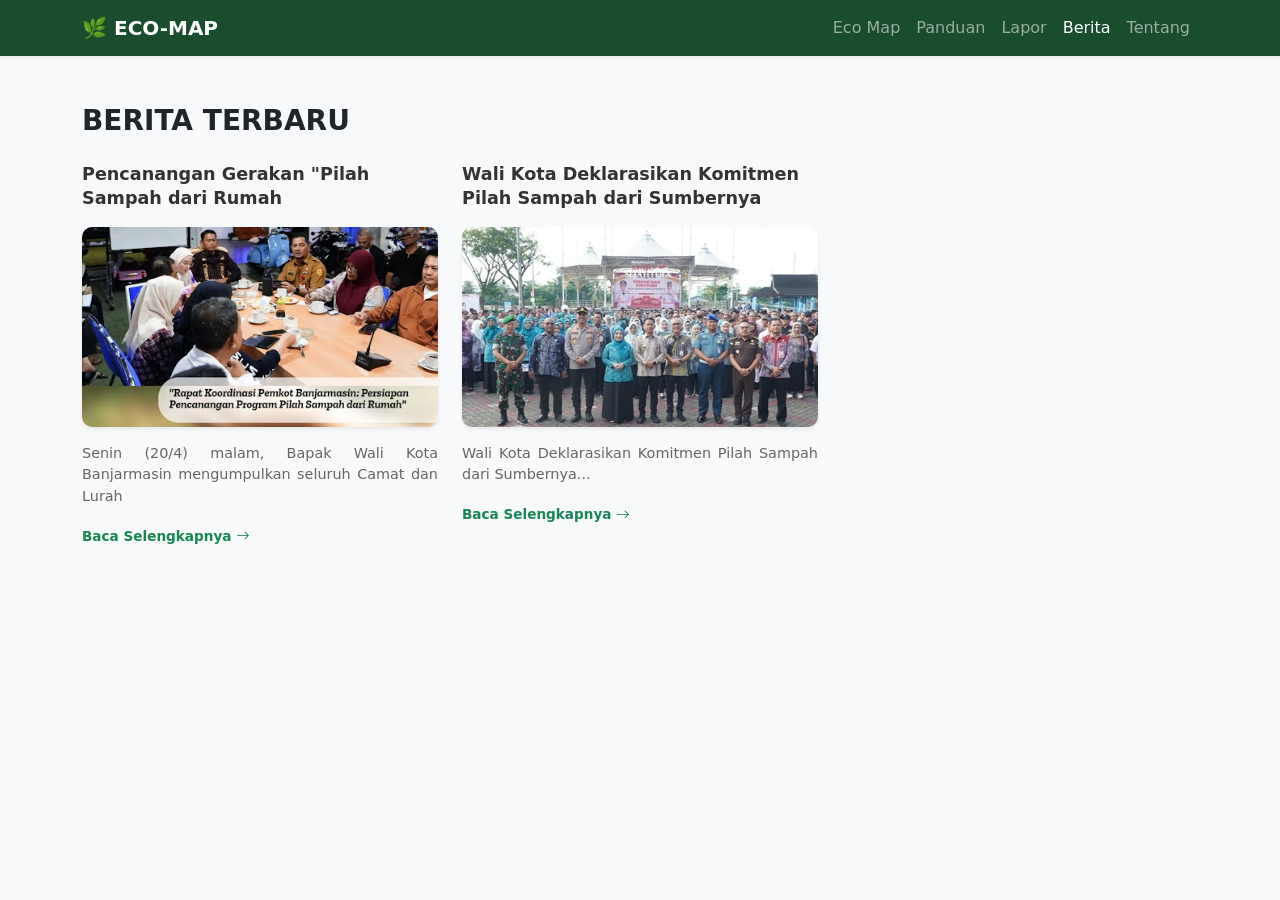
<file: pages/berita.html>
<!DOCTYPE html>
<html lang="id">
<head>
    <meta charset="UTF-8">
    <meta name="viewport" content="width=device-width, initial-scale=1.0">
    <title>Berita | Eco-Map</title>
    <link href="https://cdn.jsdelivr.net/npm/bootstrap@5.3.0/dist/css/bootstrap.min.css" rel="stylesheet">
    <link rel="stylesheet" href="https://cdn.jsdelivr.net/npm/bootstrap-icons@1.11.0/font/bootstrap-icons.css">
    <style>
        .navbar { background-color: #1a4d2e !important; }
        .card-news { border: none; transition: 0.3s; }
        .card-news:hover { transform: translateY(-5px); }
        .news-img { height: 200px; object-fit: cover; border-radius: 10px; }
        .news-title { font-size: 1.1rem; font-weight: bold; color: #333; line-height: 1.4; }
        .news-excerpt { font-size: 0.9rem; color: #666; text-align: justify; }
        .read-more { font-size: 0.85rem; text-decoration: none; font-weight: bold; color: #198754; }
        .read-more:hover { text-decoration: underline; }
    </style>
</head>
<body class="bg-light">

    <!-- Navbar (Tetap menjaga Menu Lapor) -->
    <nav class="navbar navbar-expand-lg navbar-dark shadow-sm">
        <div class="container">
            <a class="navbar-brand fw-bold" href="../index.html">🌿 ECO-MAP</a>
            <div class="collapse navbar-collapse" id="navbarNav">
                <ul class="navbar-nav ms-auto">
                    <li class="nav-item"><a class="nav-link" href="../index.html">Eco Map</a></li>
                    <li class="nav-item"><a class="nav-link" href="panduan.html">Panduan</a></li>
                    <li class="nav-item"><a class="nav-link" href="https://www.lapor.go.id/" target="_blank">Lapor</a></li>
                    <li class="nav-item"><a class="nav-link active" href="berita.html">Berita</a></li>
                    <li class="nav-item"><a class="nav-link" href="tentang.html">Tentang</a></li>
                </ul>
            </div>
        </div>
    </nav>

    <div class="container my-5">
        <h3 class="fw-bold text-success-dark mb-4">BERITA TERBARU</h3>
        
        <div class="row g-4">
            <!-- BERITA 1 -->
            <div class="col-md-4">
                <div class="card card-news bg-transparent h-100">
                    <h5 class="news-title mb-3">Pencanangan Gerakan "Pilah Sampah dari Rumah</h5>
                    <img src="../img/berita1.jpg" class="news-img shadow-sm mb-3" alt="Mangrove">
                    <div class="card-body p-0">
                        <p class="news-excerpt">Senin (20/4) malam, Bapak Wali Kota Banjarmasin mengumpulkan seluruh Camat dan Lurah</p>
                        <a href="#" class="read-more" data-bs-toggle="modal" data-bs-target="#modalBerita1">Baca Selengkapnya <i class="bi bi-arrow-right"></i></a>
                    </div>
                </div>
            </div>

            <!-- BERITA 2 -->
            <div class="col-md-4">
                <div class="card card-news bg-transparent h-100">
                    <h5 class="news-title mb-3">Wali Kota Deklarasikan Komitmen Pilah Sampah dari Sumbernya</h5>
                    <img src="../img/berita2.jpg" class="news-img shadow-sm mb-3" alt="Sembako">
                    <div class="card-body p-0">
                        <p class="news-excerpt">Wali Kota Deklarasikan Komitmen Pilah Sampah dari Sumbernya...</p>
                        <a href="#" class="read-more" data-bs-toggle="modal" data-bs-target="#modalBerita2">Baca Selengkapnya <i class="bi bi-arrow-right"></i></a>
                    </div>
                </div>
            </div>
        </div>
    </div>

    <!-- MODAL DETAIL BERITA 1 -->
    <div class="modal fade" id="modalBerita1" tabindex="-1">
        <div class="modal-dialog modal-lg">
            <div class="modal-content">
                <div class="modal-header border-0">
                    <button type="button" class="btn-close" data-bs-dismiss="modal"></button>
                </div>
                <div class="modal-body p-4">
                    <h3 class="fw-bold text-success mb-3">Pencanangan Gerakan "Pilah Sampah dari Rumah".</h3>
                    <img src="../img/berita1.jpg" class="w-100 rounded mb-4" alt="Mangrove Full">
                    <p class="text-muted" style="line-height: 1.8;">Senin (20/4) malam, Bapak Wali Kota Banjarmasin mengumpulkan seluruh Camat dan Lurah se-Kota Banjarmasin, didampingi langsung oleh Kepala Dinas Lingkungan Hidup Kota Banjarmasin. Rapat koordinasi yang berlangsung dari pukul 19.00 hingga 24.00 ini secara khusus membahas persiapan pencanangan gerakan "Pilah Sampah dari Rumah".
​Ke depannya, setiap Kelurahan diwajibkan memiliki minimal satu percontohan di tingkat RW dan RT yang mendeklarasikan komitmen pilah sampah di wilayahnya masing-masing. Sebagai langkah awal, deklarasi gerakan ini di tingkat Pemerintah Kota rencananya akan diselenggarakan pada Kamis, 23 April 2026 mendatang.
​Mari bersama wujudkan Banjarmasin Baiman yang lebih bersih dan terbebas dari masalah sampah! ♻️</p>
                </div>
            </div>
        </div>
    </div>

    <!-- MODAL DETAIL BERITA 2 -->
    <div class="modal fade" id="modalBerita2" tabindex="-1">
        <div class="modal-dialog modal-lg">
            <div class="modal-content border-0">
                <div class="modal-header border-0">
                    <button type="button" class="btn-close" data-bs-dismiss="modal"></button>
                </div>
                <div class="modal-body p-4">
                    <h3 class="fw-bold text-success mb-3">Wali Kota  Deklarasikan Komitmen Pilah Sampah dari Sumbernya</h3>
                    <img src="../img/berita2.jpg" class="w-100 rounded mb-4" alt="Sembako Full">
                    <p class="text-muted" style="line-height: 1.8;">Wali Kota  Deklarasikan Komitmen Pilah Sampah dari Sumbernya 

​BANJARMASIN – Dalam penanganan masalah kebersihan lingkungan. Wali Kota Banjarmasin, H. Muhammad Yamin HR,mendeklarasikan Pernyataan Komitmen Pilah Sampah dari Sumbernya sekaligus pengukuhan Trainer Agen 3R di Halaman Balai Kota Banjarmasin, Kamis(23/4/2026).
Deklarasi ini menjadi sinyal kuat bahwa pembenahan tata kelola sampah kini menjadi prioritas utama demi keberlangsungan kota di masa depan .

​Dalam arahannya, Wali Kota H. Muhammad Yamin HR menekankan bahwa komitmen ini harus tertanam dalam jiwa setiap warga, bukan sekadar simbolis di atas kertas. Beliau menyoroti posisi strategis Banjarmasin sebagai salah satu kota maju di Indonesia yang harus dibarengi dengan kesadaran lingkungan yang tinggi.
​"Penanganan sampah ini penting dari sekarang demi masa depan anak cucu kita. Kemajuan Kota Banjarmasin ada di tangan kita semua. Saya sangat berharap dan memohon kepada seluruh masyarakat, mari kita jaga kota yang kita banggakan ini agar tetap asri dan bersih," ujar H. Muhammad Yamin HR.
​
​Sementara itu, Kepala Dinas Lingkungan Hidup (DLH) Kota Banjarmasin, Ichrom Muftezar memaparkan empat poin utama komitmen yang akan diimplementasikan secara masif kepada seluruh warga, yakni:
​1.Melaksanakan Indonesia Asri.
​2.Berkomitmen melakukan  pilah sampah dari sumbernya.
​3.Pembentukan Bank Sampah di setiap Kelurahan, Sekolah, dan Perkantoran.
​4.Stop Open Dumping (pembuangan sampah terbuka).
​
​Urgensi gerakan pilah sampah ini dipicu oleh kondisi kapasitas Tempat Pembuangan Akhir (TPA). Saat ini, TPA Basirih masih dalam tahap rehabilitasi oleh Kementerian Lingkungan Hidup, sehingga pembuangan dialihkan ke TPA Banjarbakula.
​"Di TPA Banjarbakula, dari tiga landfill yang ada, satu setengah lebih sudah terisi. Jika sampah yang dibuang ke TPS tidak dikurangi melalui pemilahan, maka seluruh landfill akan penuh dalam waktu singkat," jelas Tezar.
​Kadis LH juga  menegaskan bahwa pemilahan sampah dari hulu (rumah tangga) hingga hilir adalah suatu keniscayaan. Melalui pengukuhan Trainer Agen 3R, diharapkan edukasi mengenai Reduce, Reuse, dan Recycle dapat menjangkau seluruh lapisan masyarakat secara efektif.</p>
                </div>
            </div>
        </div>
    </div>

    <script src="https://cdn.jsdelivr.net/npm/bootstrap@5.3.0/dist/js/bootstrap.bundle.min.js"></script>
</body>
</html>
</file>
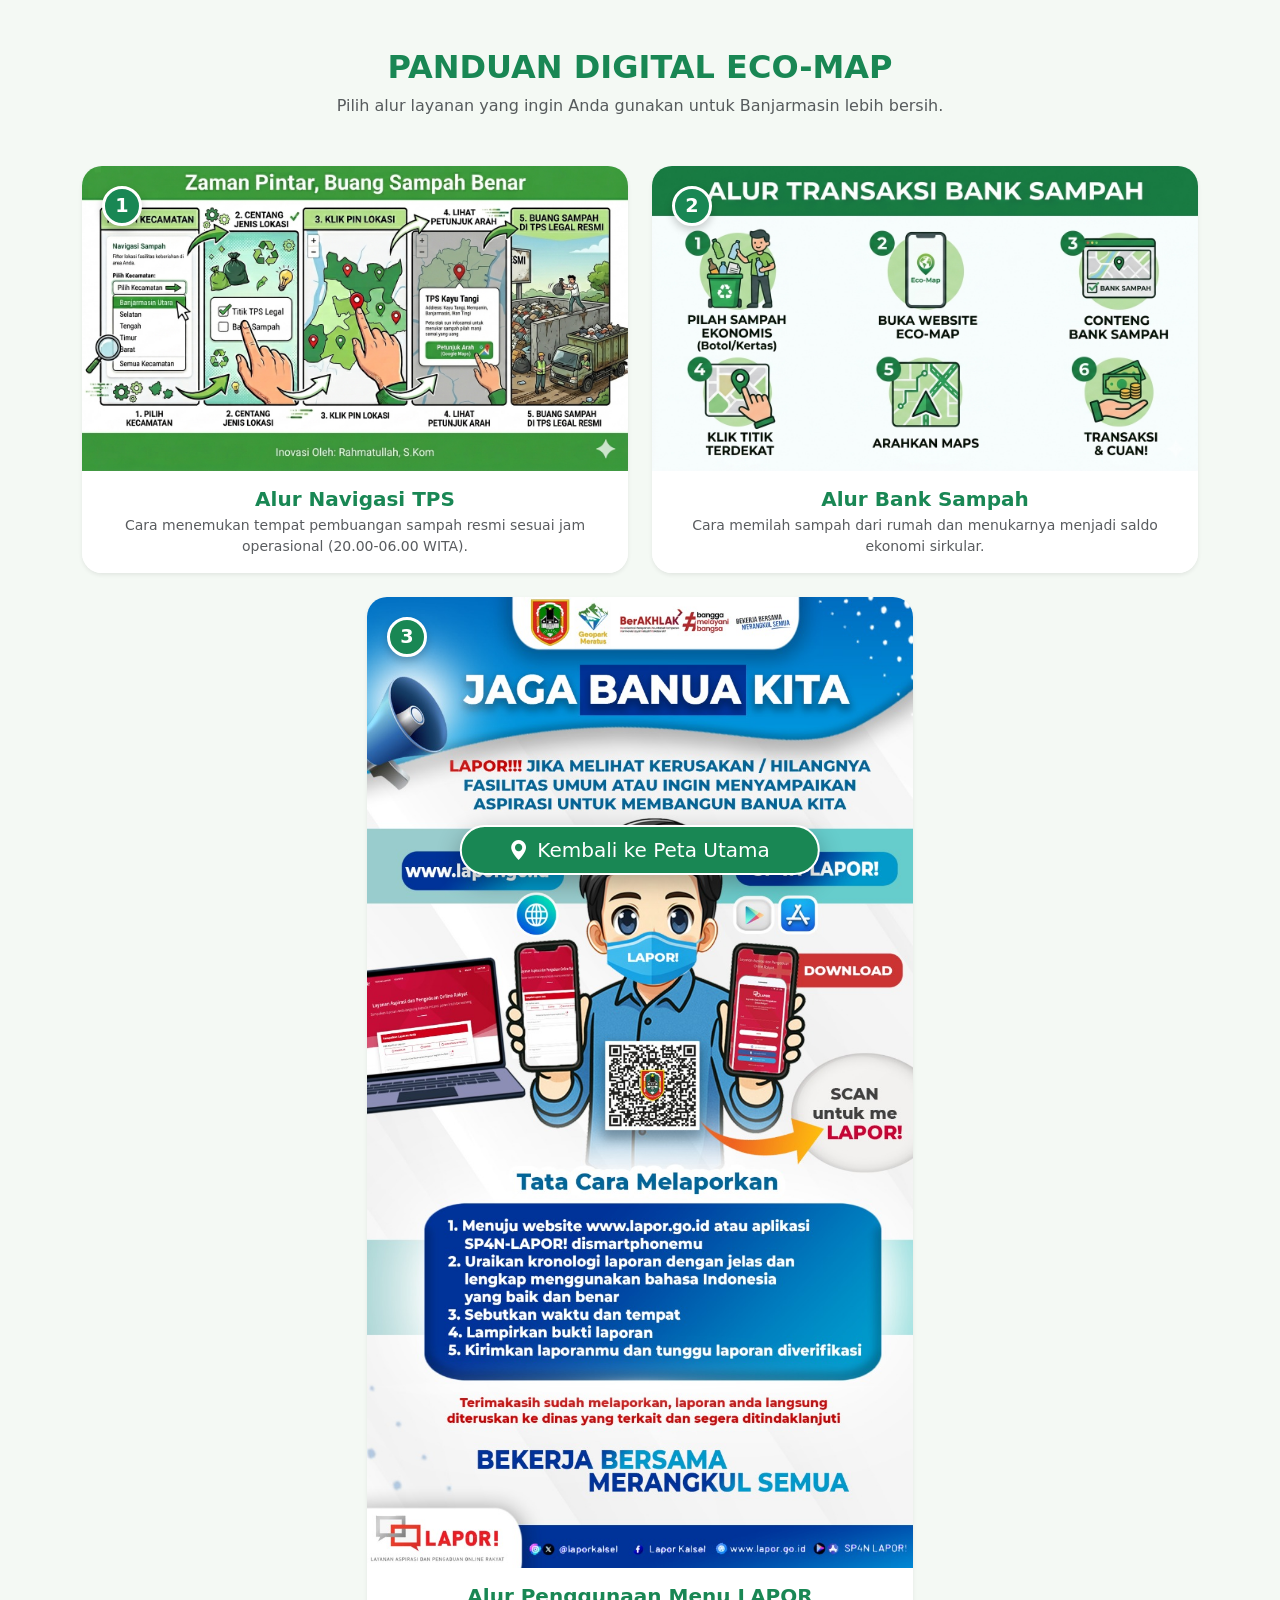
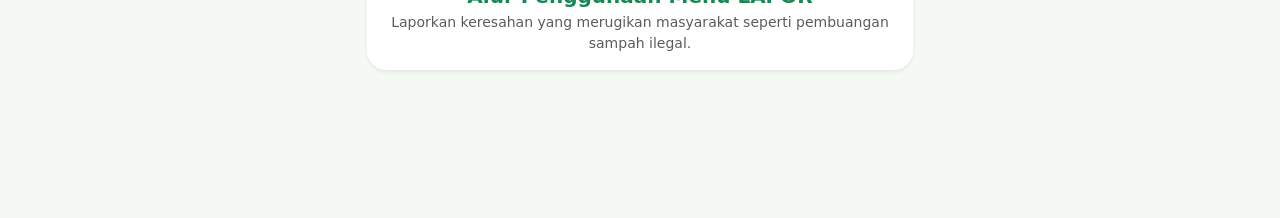
<file: pages/panduan.html>
<!DOCTYPE html>
<html lang="id">
<head>
    <meta charset="UTF-8">
    <meta name="viewport" content="width=device-width, initial-scale=1.0">
    <title>Panduan Penggunaan - Eco-Map</title>
    <!-- Bootstrap CSS -->
    <link href="https://cdn.jsdelivr.net/npm/bootstrap@5.3.0/dist/css/bootstrap.min.css" rel="stylesheet">
    <link rel="stylesheet" href="https://cdn.jsdelivr.net/npm/bootstrap-icons@1.11.1/font/bootstrap-icons.css">
    <style>
        body { 
            background-color: #f4f9f4; 
            /* Memberi ruang di bawah agar konten terakhir tidak tertutup tombol melayang */
            padding-bottom: 100px; 
        }
        
        .card-guideline {
            border: none;
            border-radius: 20px;
            transition: transform 0.3s ease, box-shadow 0.3s ease;
            overflow: hidden;
        }
        
        .card-guideline:hover {
            transform: translateY(-10px);
            box-shadow: 0 15px 30px rgba(0,0,0,0.1);
        }
        
        .guide-img {
            width: 100%;
            height: auto;
            display: block;
        }
        
        .badge-number {
            position: absolute;
            top: 20px;
            left: 20px;
            background-color: #198754;
            color: white;
            width: 40px;
            height: 40px;
            border-radius: 50%;
            display: flex;
            align-items: center;
            justify-content: center;
            font-weight: bold;
            font-size: 1.2rem;
            border: 3px solid white;
            box-shadow: 0 4px 8px rgba(0,0,0,0.2);
        }

        /* CSS KHUSUS UNTUK TOMBOL MELAYANG */
        .btn-floating-custom {
            position: fixed !important;
            bottom: 25px !important;
            left: 50% !important;
            transform: translateX(-50%) !important;
            z-index: 9999 !important;
            box-shadow: 0 8px 25px rgba(0,0,0,0.3) !important;
            white-space: nowrap;
            border: 2px solid white !important;
        }
    </style>
</head>
<body>

<div class="container my-5">
    <div class="text-center mb-5">
        <h2 class="fw-bold text-success">PANDUAN DIGITAL ECO-MAP</h2>
        <p class="text-muted">Pilih alur layanan yang ingin Anda gunakan untuk Banjarmasin lebih bersih.</p>
    </div>

    <div class="row g-4 justify-content-center">
        <!-- PANDUAN 1: NAVIGASI TPS -->
        <div class="col-lg-6">
            <div class="card card-guideline shadow-sm position-relative">
                <div class="badge-number">1</div>
                <img src="../img/panduan-tps.png" class="guide-img" alt="Panduan Navigasi TPS">
                <div class="card-body bg-white text-center">
                    <h5 class="fw-bold text-success mb-1">Alur Navigasi TPS</h5>
                    <p class="small text-muted mb-0">Cara menemukan tempat pembuangan sampah resmi sesuai jam operasional (20.00-06.00 WITA).</p>
                </div>
            </div>
        </div>

        <!-- PANDUAN 2: BANK SAMPAH -->
        <div class="col-lg-6">
            <div class="card card-guideline shadow-sm position-relative">
                <div class="badge-number">2</div>
                <img src="../img/panduan-bank-sampah.png" class="guide-img" alt="Panduan Bank Sampah">
                <div class="card-body bg-white text-center">
                    <h5 class="fw-bold text-success mb-1">Alur Bank Sampah</h5>
                    <p class="small text-muted mb-0">Cara memilah sampah dari rumah dan menukarnya menjadi saldo ekonomi sirkular.</p>
                </div>
            </div>
        </div>

        <!-- PANDUAN 3: MENU LAPOR -->
        <div class="col-lg-6">
            <div class="card card-guideline shadow-sm position-relative">
                <div class="badge-number">3</div>
                <img src="../img/lapor-span.png" class="guide-img" alt="Panduan Menu LAPOR">
                <div class="card-body bg-white text-center">
                    <h5 class="fw-bold text-success mb-1">Alur Penggunaan Menu LAPOR</h5>
                    <p class="small text-muted mb-0">Laporkan keresahan yang merugikan masyarakat seperti pembuangan sampah ilegal.</p>
                </div>
            </div>
        </div>
    </div>

    <!-- Tombol Navigasi Melayang -->
    <a href="../index.html" class="btn btn-success btn-lg rounded-pill px-5 btn-floating-custom">
        <i class="bi bi-geo-alt-fill me-2"></i>Kembali ke Peta Utama
    </a>
</div>

<script src="https://cdn.jsdelivr.net/npm/bootstrap@5.3.0/dist/js/bootstrap.bundle.min.js"></script>
</body>
</html>
</file>
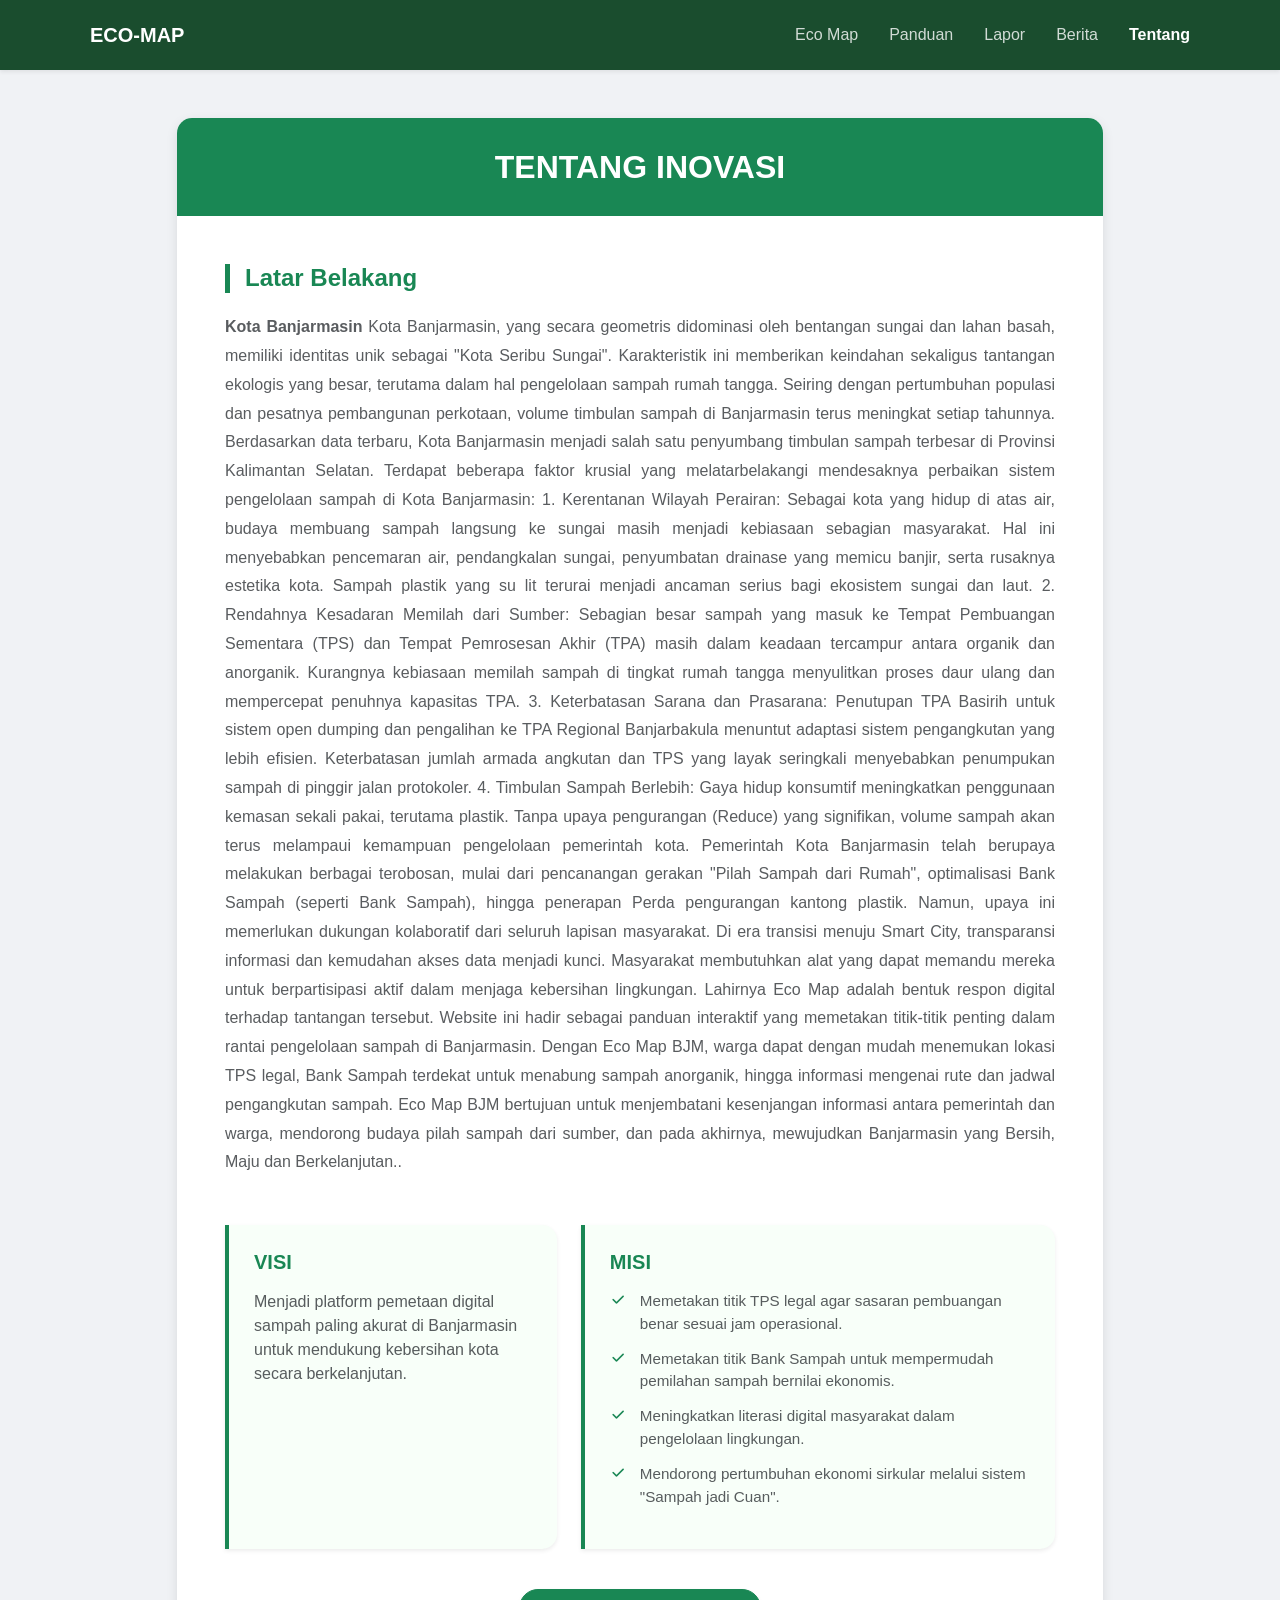
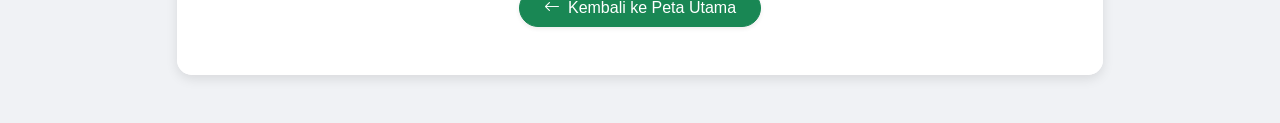
<file: pages/tentang.html>
<!DOCTYPE html>
<html lang="id">
<head>
    <meta charset="UTF-8">
    <meta name="viewport" content="width=device-width, initial-scale=1.0">
    <title>Tentang Inovasi - Eco-Map</title>
    <!-- Bootstrap CSS -->
    <link href="https://cdn.jsdelivr.net/npm/bootstrap@5.3.0/dist/css/bootstrap.min.css" rel="stylesheet">
    <link rel="stylesheet" href="https://cdn.jsdelivr.net/npm/bootstrap-icons@1.11.1/font/bootstrap-icons.css">
    <style>
        body { 
            background-color: #f0f2f5; 
            font-family: 'Segoe UI', Tahoma, Geneva, Verdana, sans-serif; 
        }
        
        /* Navbar Styling - Menyamakan dengan halaman lain */
        .navbar-custom { 
            background-color: #1a4d2e !important; /* Warna hijau khas Eco-Map */
            padding: 15px 0; 
        }
        .navbar-brand { 
            font-weight: bold; 
            color: white !important; 
            display: flex; 
            align-items: center; 
        }
        .nav-link { 
            color: rgba(255,255,255,0.8) !important; 
            margin-left: 15px; 
            transition: 0.3s;
        }
        .nav-link:hover, .nav-link.active { 
            color: white !important; 
            font-weight: bold; 
        }

        /* Main Card */
        .main-card { 
            border: none; 
            border-radius: 15px; 
            overflow: hidden; 
            box-shadow: 0 4px 12px rgba(0,0,0,0.1); 
        }
        .card-header-custom { 
            background-color: #198754; 
            color: white; 
            padding: 30px; 
            text-align: center; 
        }
        
        /* Content Styling */
        .section-title { 
            color: #198754; 
            font-weight: bold; 
            border-left: 5px solid #198754; 
            padding-left: 15px; 
            margin-bottom: 20px; 
        }
        .vision-box, .mission-box { 
            border-left: 4px solid #198754; 
            background-color: #f8fff9; 
            padding: 25px; 
            border-radius: 0 15px 15px 0; 
            height: 100%; 
        }
        
        .mission-list { 
            list-style: none; 
            padding-left: 0; 
        }
        .mission-list li { 
            margin-bottom: 12px; 
            position: relative; 
            padding-left: 30px; 
            font-size: 0.95rem;
        }
        .mission-list li::before { 
            content: "\F272"; 
            font-family: "bootstrap-icons"; 
            position: absolute; 
            left: 0; 
            color: #198754; 
            font-weight: bold;
        }

        .footer-back {
            margin-top: 40px;
            text-align: center;
        }
    </style>
</head>
<body>

    <!-- Navbar: Perbaikan Path Navigasi -->
    <nav class="navbar navbar-expand-lg navbar-custom shadow-sm">
        <div class="container">
            <a class="navbar-brand" href="../index.html">
                <i class="bi bi-leaf-fill me-2 text-warning"></i> ECO-MAP
            </a>
            <button class="navbar-toggler" type="button" data-bs-toggle="collapse" data-bs-target="#navbarNav">
                <span class="navbar-toggler-icon"></span>
            </button>
            <div class="collapse navbar-collapse" id="navbarNav">
                <div class="navbar-nav ms-auto">
                    <!-- File index ada di folder luar (../) -->
                    <a class="nav-link" href="../index.html">Eco Map</a>
                    <!-- File panduan, berita, dan tentang ada di folder yang sama (tanpa ../) -->
                    <a class="nav-link" href="panduan.html">Panduan</a>
                    <a class="nav-link" href="https://www.lapor.go.id/" target="_blank">Lapor</a>
                    <a class="nav-link" href="berita.html">Berita</a>
                    <a class="nav-link active" href="tentang.html">Tentang</a>
                </div>
            </div>
        </div>
    </nav>

    <div class="container my-5">
        <div class="row justify-content-center">
            <div class="col-lg-10">
                <div class="card main-card">
                    <div class="card-header-custom">
                        <h2 class="mb-0 fw-bold text-uppercase">Tentang Inovasi</h2>
                    </div>
                    <div class="card-body p-4 p-md-5 bg-white">
                        
                        <!-- Latar Belakang -->
                        <div class="mb-5">
                            <h4 class="section-title">Latar Belakang</h4>
                            <p class="text-muted" style="line-height: 1.8; text-align: justify;">
                                <strong>Kota Banjarmasin</strong> Kota Banjarmasin, yang secara geometris didominasi oleh bentangan sungai dan lahan basah, memiliki identitas unik sebagai "Kota Seribu Sungai". Karakteristik ini memberikan keindahan sekaligus tantangan ekologis yang besar, terutama dalam hal pengelolaan sampah rumah tangga. Seiring dengan pertumbuhan populasi dan pesatnya pembangunan perkotaan, volume timbulan sampah di Banjarmasin terus meningkat setiap tahunnya. Berdasarkan data terbaru, Kota Banjarmasin menjadi salah satu penyumbang timbulan sampah terbesar di Provinsi Kalimantan Selatan.
Terdapat beberapa faktor krusial yang melatarbelakangi mendesaknya perbaikan sistem pengelolaan sampah di Kota Banjarmasin:
1.	Kerentanan Wilayah Perairan: Sebagai kota yang hidup di atas air, budaya membuang sampah langsung ke sungai masih menjadi kebiasaan sebagian masyarakat. Hal ini menyebabkan pencemaran air, pendangkalan sungai, penyumbatan drainase yang memicu banjir, serta rusaknya estetika kota. Sampah plastik yang su lit terurai menjadi ancaman serius bagi ekosistem sungai dan laut.
2.	Rendahnya Kesadaran Memilah dari Sumber: Sebagian besar sampah yang masuk ke Tempat Pembuangan Sementara (TPS) dan Tempat Pemrosesan Akhir (TPA) masih dalam keadaan tercampur antara organik dan anorganik. Kurangnya kebiasaan memilah sampah di tingkat rumah tangga menyulitkan proses daur ulang dan mempercepat penuhnya kapasitas TPA.
3.	Keterbatasan Sarana dan Prasarana: Penutupan TPA Basirih untuk sistem open dumping dan pengalihan ke TPA Regional Banjarbakula menuntut adaptasi sistem pengangkutan yang lebih efisien. Keterbatasan jumlah armada angkutan dan TPS yang layak seringkali menyebabkan penumpukan sampah di pinggir jalan protokoler.
4.	Timbulan Sampah Berlebih: Gaya hidup konsumtif meningkatkan penggunaan kemasan sekali pakai, terutama plastik. Tanpa upaya pengurangan (Reduce) yang signifikan, volume sampah akan terus melampaui kemampuan pengelolaan pemerintah kota.
Pemerintah Kota Banjarmasin telah berupaya melakukan berbagai terobosan, mulai dari pencanangan gerakan "Pilah Sampah dari Rumah", optimalisasi Bank Sampah (seperti Bank Sampah), hingga penerapan Perda pengurangan kantong plastik. Namun, upaya ini memerlukan dukungan kolaboratif dari seluruh lapisan masyarakat.
Di era transisi menuju Smart City, transparansi informasi dan kemudahan akses data menjadi kunci. Masyarakat membutuhkan alat yang dapat memandu mereka untuk berpartisipasi aktif dalam menjaga kebersihan lingkungan.
Lahirnya Eco Map adalah bentuk respon digital terhadap tantangan tersebut. Website ini hadir sebagai panduan interaktif yang memetakan titik-titik penting dalam rantai pengelolaan sampah di Banjarmasin. Dengan Eco Map BJM, warga dapat dengan mudah menemukan lokasi TPS legal, Bank Sampah terdekat untuk menabung sampah anorganik, hingga informasi mengenai rute dan jadwal pengangkutan sampah.
Eco Map BJM bertujuan untuk menjembatani kesenjangan informasi antara pemerintah dan warga, mendorong budaya pilah sampah dari sumber, dan pada akhirnya, mewujudkan Banjarmasin yang Bersih, Maju dan Berkelanjutan..

                            </p>
                        </div>

                        <!-- Visi & Misi Row -->
                        <div class="row g-4">
                            <div class="col-md-5">
                                <div class="vision-box shadow-sm">
                                    <h5 class="fw-bold text-success text-uppercase mb-3">Visi</h5>
                                    <p class="mb-0 text-muted">Menjadi platform pemetaan digital sampah paling akurat di Banjarmasin untuk mendukung kebersihan kota secara berkelanjutan.</p>
                                </div>
                            </div>
                            <div class="col-md-7">
                                <div class="mission-box shadow-sm">
                                    <h5 class="fw-bold text-success text-uppercase mb-3">Misi</h5>
                                    <ul class="mission-list text-muted">
                                        <li>Memetakan titik TPS legal agar sasaran pembuangan benar sesuai jam operasional.</li>
                                        <li>Memetakan titik Bank Sampah untuk mempermudah pemilahan sampah bernilai ekonomis.</li>
                                        <li>Meningkatkan literasi digital masyarakat dalam pengelolaan lingkungan.</li>
                                        <li>Mendorong pertumbuhan ekonomi sirkular melalui sistem "Sampah jadi Cuan".</li>
                                    </ul>
                                </div>
                            </div>
                        </div>

                        <div class="footer-back">
                            <a href="../index.html" class="btn btn-success rounded-pill px-4 shadow-sm">
                                <i class="bi bi-arrow-left me-2"></i>Kembali ke Peta Utama
                            </a>
                        </div>

                    </div>
                </div>
            </div>
        </div>
    </div>

    <script src="https://cdn.jsdelivr.net/npm/bootstrap@5.3.0/dist/js/bootstrap.bundle.min.js"></script>
</body>
</html>
</file>
